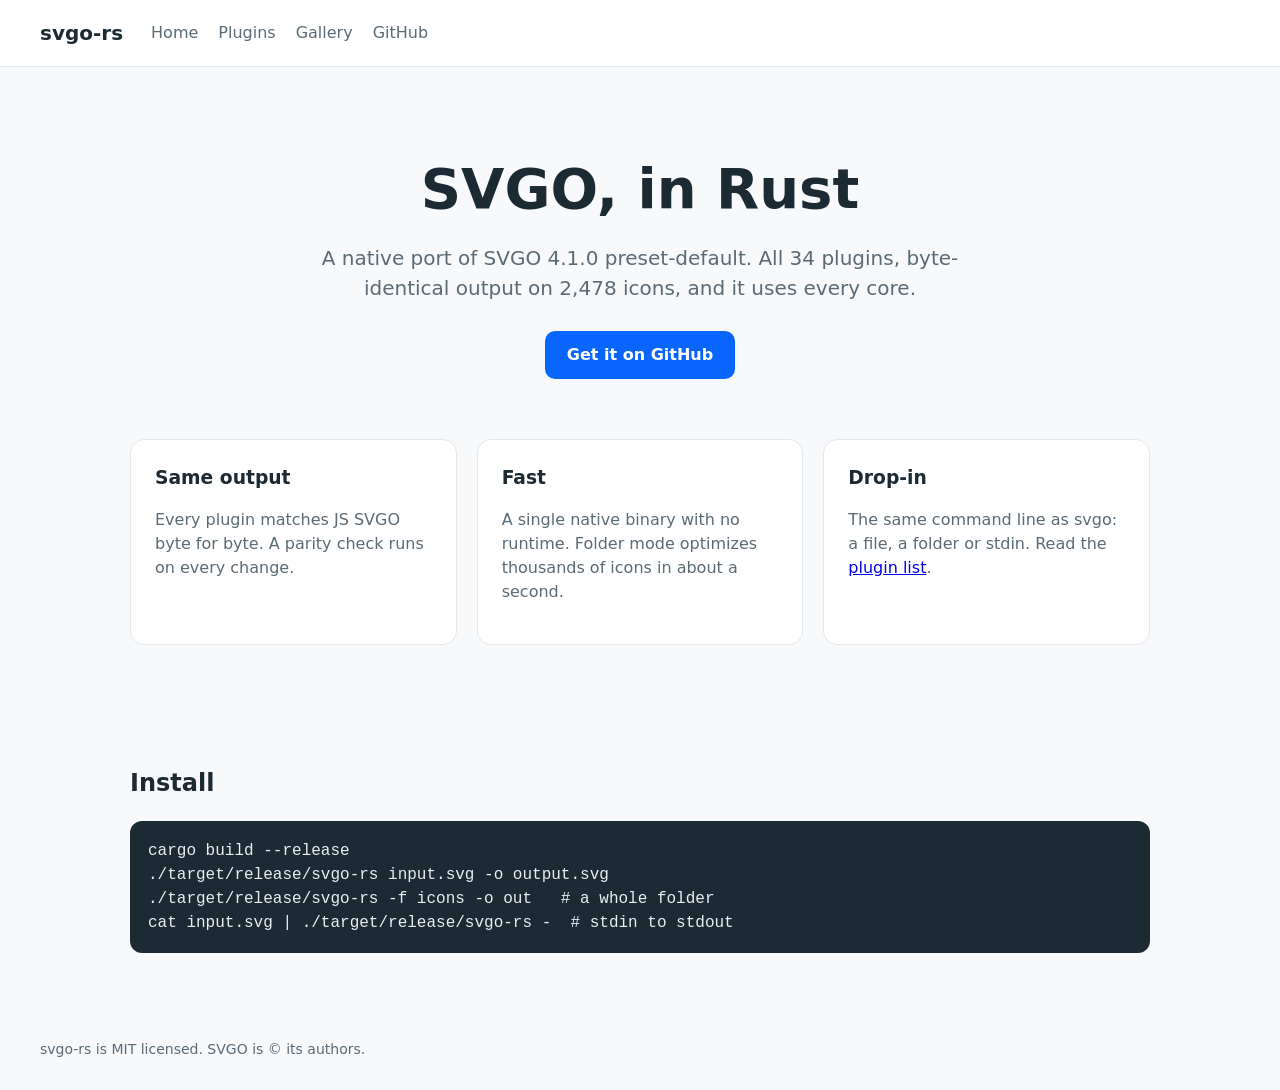
<file: site/index.html>
<!DOCTYPE html>
<html lang="en">
<head>
<meta charset="utf-8">
<meta name="viewport" content="width=device-width, initial-scale=1">
<meta name="description" content="svgo-rs is a native Rust port of SVGO 4.1.0 preset-default. All 34 plugins with byte-identical output, optimizing single files, folders, or stdin.">
<link rel="icon" type="image/svg+xml" href="favicon.svg">
<title>svgo-rs</title>
<link rel="stylesheet" href="style.css">
</head>
<body>
<header>
  <div class="logo">svgo-rs</div>
  <nav><a href="index.html">Home</a><a href="plugins.html">Plugins</a><a href="gallery.html">Gallery</a><a href="https://github.com/EvgeniiRay/svgo-rs-demo">GitHub</a></nav>
</header>
<section class="hero">
  <h1>SVGO, in Rust</h1>
  <p>A native port of SVGO 4.1.0 preset-default. All 34 plugins, byte-identical output on 2,478 icons, and it uses every core.</p>
  <a class="btn" href="https://github.com/EvgeniiRay/svgo-rs-demo">Get it on GitHub</a>
</section>
<section class="features">
  <div class="card"><h2>Same output</h2><p>Every plugin matches JS SVGO byte for byte. A parity check runs on every change.</p></div>
  <div class="card"><h2>Fast</h2><p>A single native binary with no runtime. Folder mode optimizes thousands of icons in about a second.</p></div>
  <div class="card"><h2>Drop-in</h2><p>The same command line as svgo: a file, a folder or stdin. Read the <a href="plugins.html">plugin list</a>.</p></div>
</section>
<main>
  <h2>Install</h2>
<pre>cargo build --release
./target/release/svgo-rs input.svg -o output.svg
./target/release/svgo-rs -f icons -o out   # a whole folder
cat input.svg | ./target/release/svgo-rs -  # stdin to stdout</pre>
</main>
<footer>svgo-rs is MIT licensed. SVGO is © its authors.</footer>
</body>
</html>
</file>
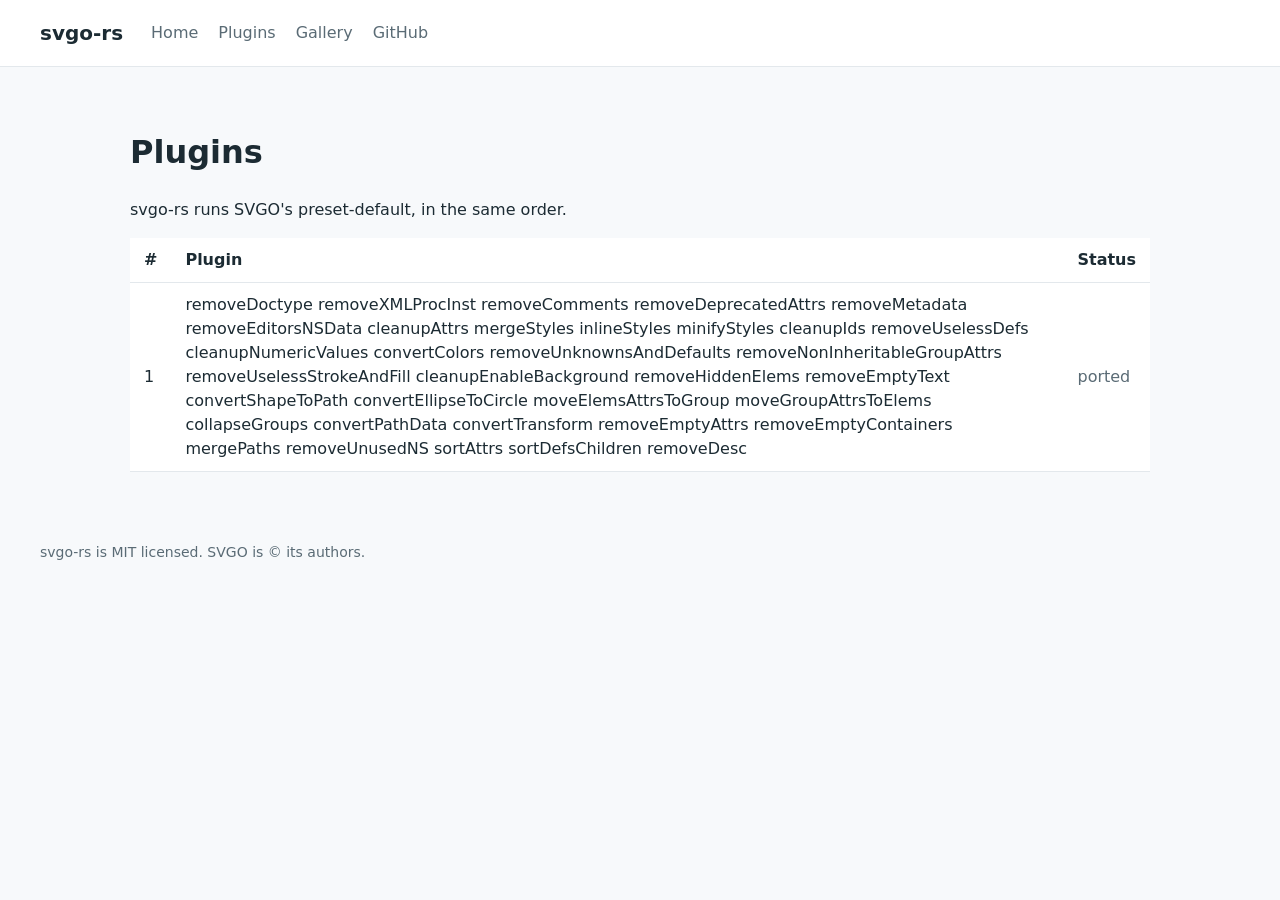
<file: site/plugins.html>
<!DOCTYPE html>
<html lang="en">
<head>
<meta charset="utf-8">
<meta name="viewport" content="width=device-width, initial-scale=1">
<meta name="description" content="Plugin list for svgo-rs, a native Rust port of SVGO preset-default: all 34 plugins run in SVGO order with their porting status.">
<link rel="icon" type="image/svg+xml" href="favicon.svg">
<title>Plugins</title>
<link rel="stylesheet" href="style.css">
</head>
<body>
<header>
  <div class="logo">svgo-rs</div>
  <nav><a href="index.html">Home</a><a href="plugins.html">Plugins</a><a href="gallery.html">Gallery</a><a href="https://github.com/EvgeniiRay/svgo-rs-demo">GitHub</a></nav>
</header>
<main>
<h1>Plugins</h1>
<p>svgo-rs runs SVGO's preset-default, in the same order.</p>
<table>
<tr><th scope="col">#</th><th scope="col">Plugin</th><th scope="col">Status</th></tr>
<tr><td>1</td><td>removeDoctype removeXMLProcInst removeComments removeDeprecatedAttrs removeMetadata removeEditorsNSData cleanupAttrs mergeStyles inlineStyles minifyStyles cleanupIds removeUselessDefs cleanupNumericValues convertColors removeUnknownsAndDefaults removeNonInheritableGroupAttrs removeUselessStrokeAndFill cleanupEnableBackground removeHiddenElems removeEmptyText convertShapeToPath convertEllipseToCircle moveElemsAttrsToGroup moveGroupAttrsToElems collapseGroups convertPathData convertTransform removeEmptyAttrs removeEmptyContainers mergePaths removeUnusedNS sortAttrs sortDefsChildren removeDesc</td><td class="muted">ported</td></tr>
</table>
</main>
<footer>svgo-rs is MIT licensed. SVGO is © its authors.</footer>
</body>
</html>
</file>
<file: site/style.css>
:root { --ink: #1c2b33; --muted: #5a6b75; --accent: #0866ff; --bg: #f7f9fb; }
* { box-sizing: border-box; }
body { margin: 0; font-family: system-ui, -apple-system, "Segoe UI", Roboto, "Helvetica Neue", Arial, sans-serif; color: var(--ink); background: var(--bg); line-height: 1.5; }
header { padding: 18px 40px; display: flex; gap: 28px; align-items: center; background: #fff; border-bottom: 1px solid #e3e8ec; }
header .logo { font-weight: 800; font-size: 20px; }
header nav a { color: var(--muted); text-decoration: none; margin-right: 20px; }
.hero { padding: 80px 40px 60px; text-align: center; }
.hero h1 { font-size: 56px; margin: 0 0 12px; }
.hero p { font-size: 20px; color: var(--muted); max-width: 680px; margin: 0 auto 28px; }
.btn { display: inline-block; background: var(--accent); color: #fff; padding: 12px 22px; border-radius: 10px; text-decoration: none; font-weight: 600; }
.features { display: grid; grid-template-columns: repeat(3, 1fr); gap: 20px; padding: 0 40px 60px; max-width: 1100px; margin: 0 auto; }
.card { background: #fff; border-radius: 14px; padding: 24px; border: 1px solid #e3e8ec; }
.card h2 { margin-top: 0; font-size: 1.17em; }
.card p { color: var(--muted); }
pre { background: #1c2b33; color: #e8eef2; padding: 18px; border-radius: 12px; overflow-x: auto; font-family: ui-monospace, SFMono-Regular, Menlo, Consolas, monospace; }
main { max-width: 1100px; margin: 0 auto; padding: 40px; }
table { width: 100%; border-collapse: collapse; background: #fff; }
td, th { padding: 10px 14px; border-bottom: 1px solid #e3e8ec; text-align: left; }
td.muted { color: var(--muted); }
footer { padding: 30px 40px; color: var(--muted); font-size: 14px; }
.gallery { display: grid; grid-template-columns: repeat(auto-fill, minmax(72px, 1fr)); gap: 12px; }
.gallery div { background: #fff; border: 1px solid #e3e8ec; border-radius: 10px; padding: 14px; text-align: center; }
.gallery img { width: 24px; height: 24px; }
.copy { border: 0; background: transparent; cursor: pointer; color: var(--muted); }
</file>
